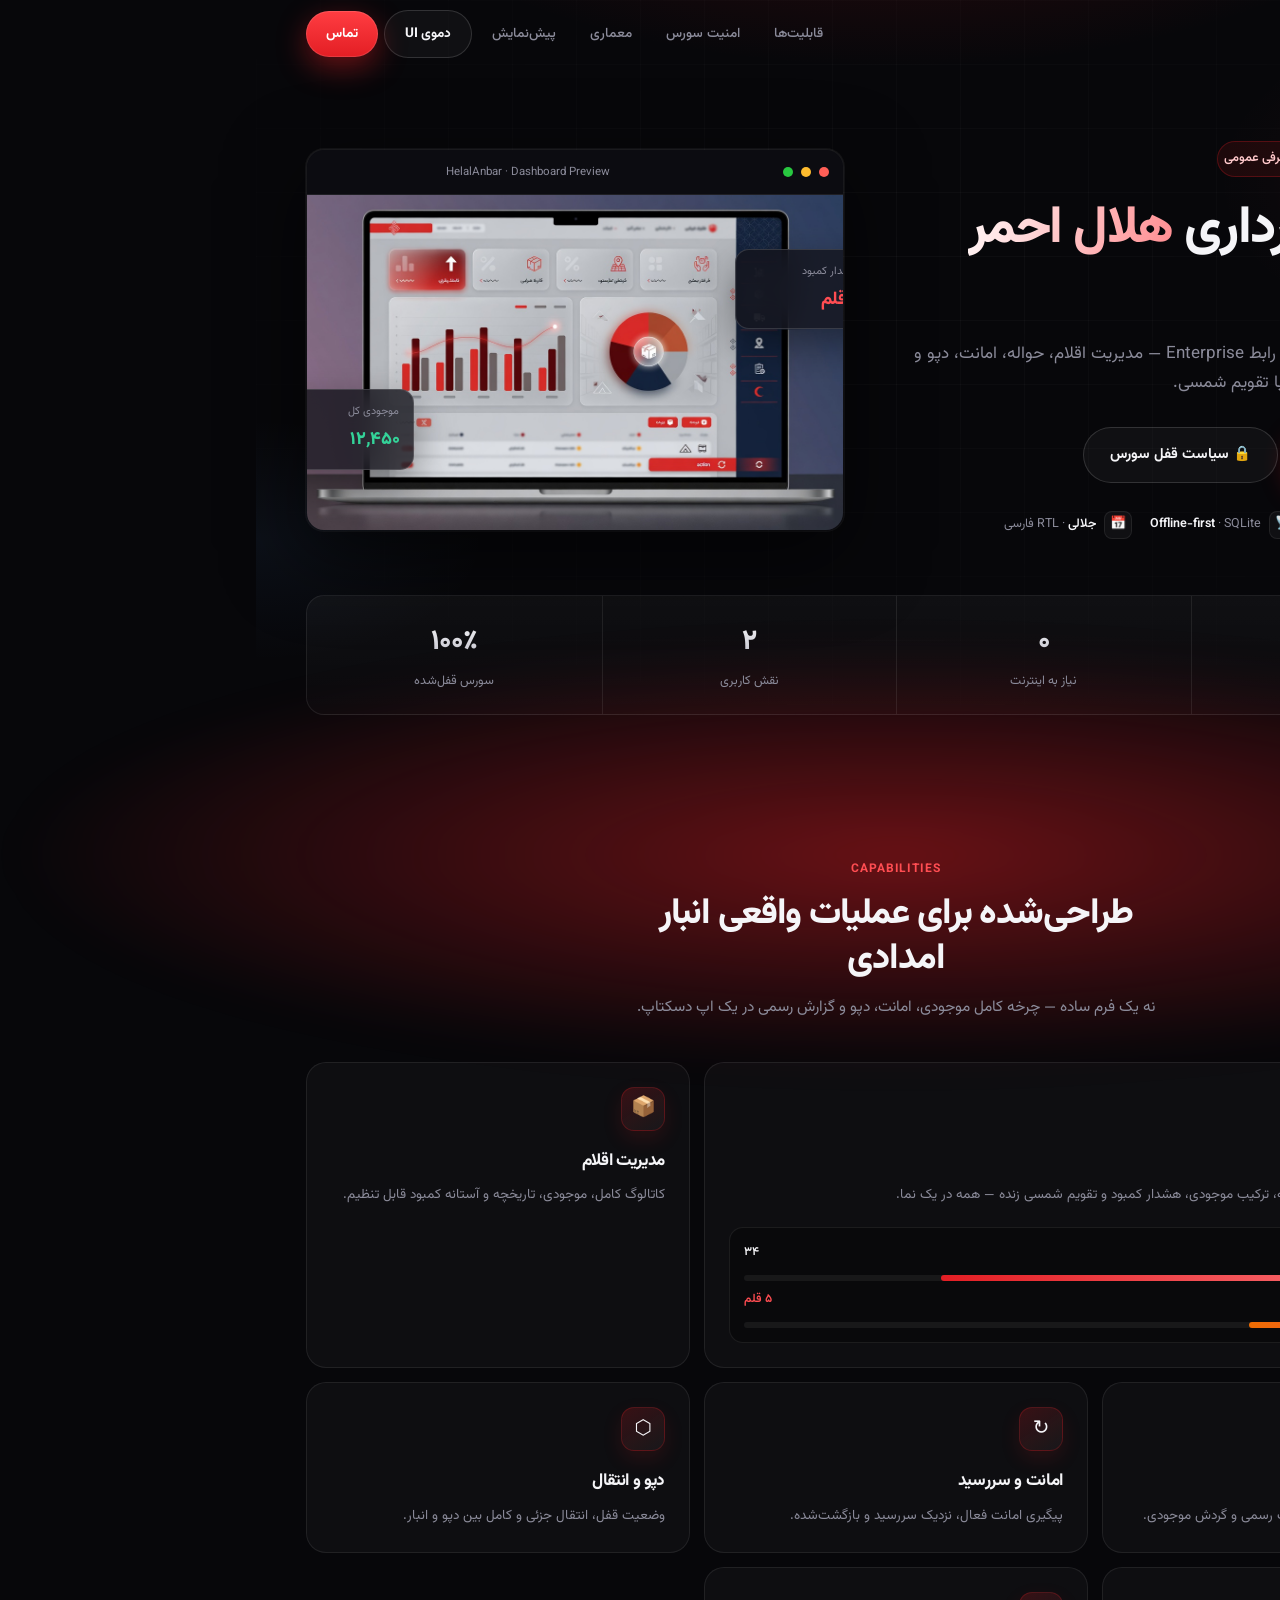
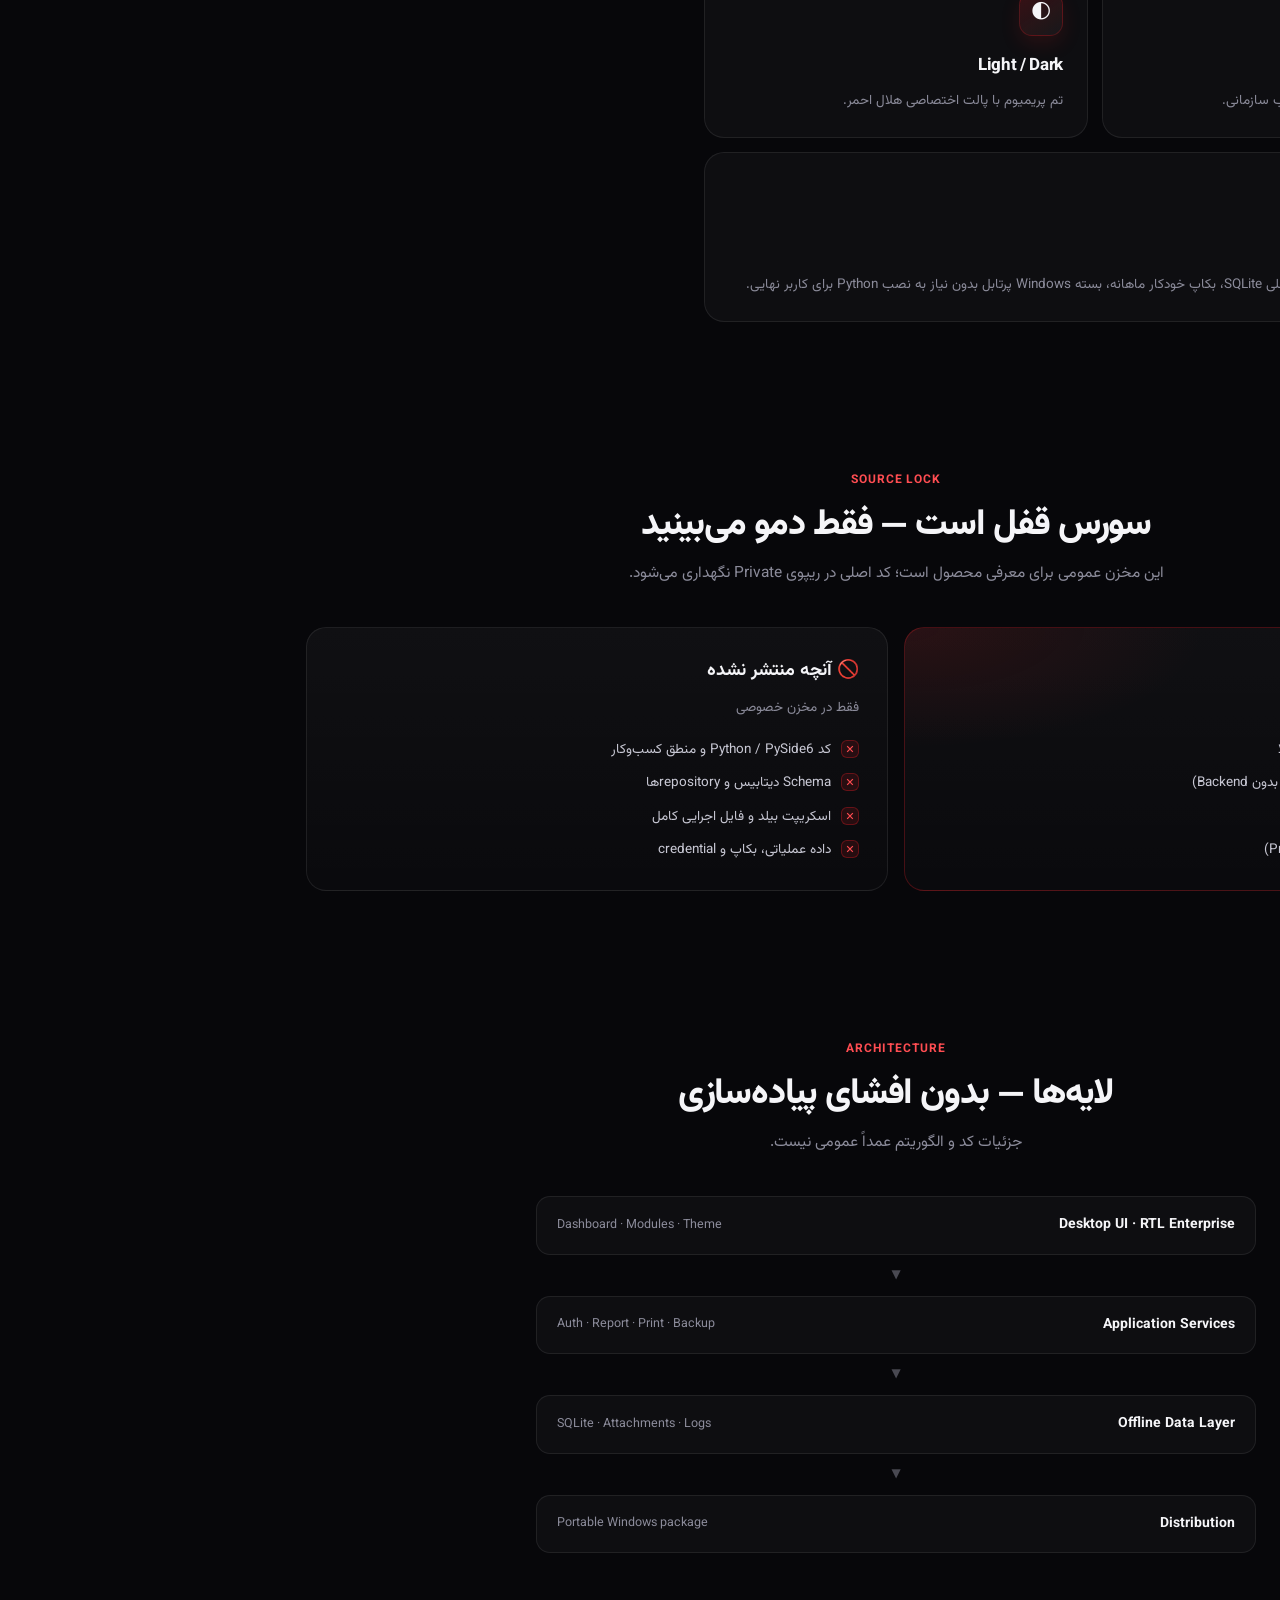
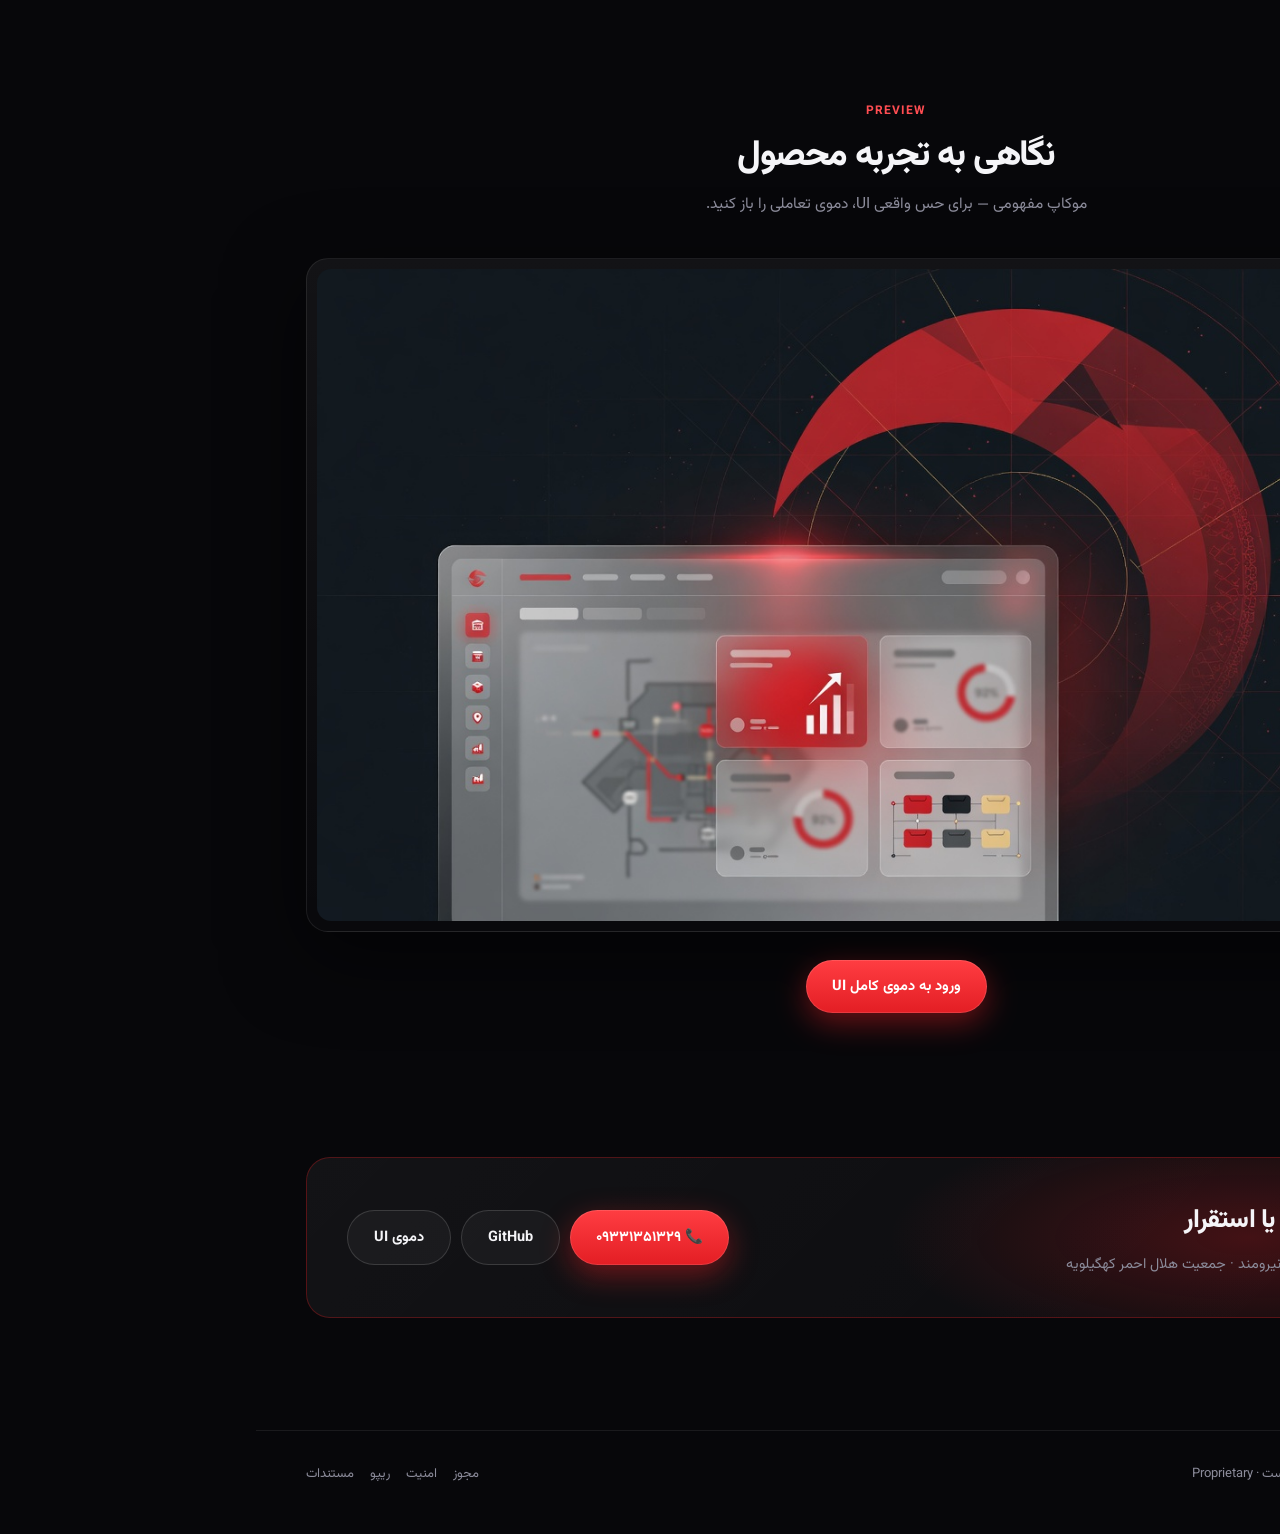
<file: index.html>
<!DOCTYPE html>
<html lang="fa" dir="rtl">
<head>
  <meta charset="UTF-8" />
  <meta name="viewport" content="width=device-width, initial-scale=1" />
  <title>هلال‌انبار | سامانه انبارداری هلال احمر کهگیلویه</title>
  <meta name="description" content="نرم‌افزار دسکتاپ Enterprise برای مدیریت انبار امدادی — آفلاین، تقویم شمسی، گزارش PDF/Excel. سورس خصوصی؛ فقط دمو عمومی." />
  <meta name="theme-color" content="#07070a" />
  <meta property="og:title" content="هلال‌انبار — سامانه انبارداری هلال احمر" />
  <meta property="og:description" content="مدیریت حرفه‌ای انبار امدادی · دسکتاپ آفلاین · دموی UI" />
  <meta property="og:image" content="assets/banner.jpg" />
  <meta property="og:type" content="website" />
  <link rel="icon" href="data:image/svg+xml,<svg xmlns='http://www.w3.org/2000/svg' viewBox='0 0 32 32'><rect width='32' height='32' rx='8' fill='%23E31E24'/><text x='16' y='22' text-anchor='middle' fill='white' font-size='16'>✚</text></svg>" />
  <link rel="preconnect" href="https://fonts.googleapis.com" />
  <link rel="preconnect" href="https://fonts.gstatic.com" crossorigin />
  <link href="https://fonts.googleapis.com/css2?family=Vazirmatn:wght@400;500;600;700;800&display=swap" rel="stylesheet" />
  <link rel="stylesheet" href="assets/site.css" />
</head>
<body>
  <div class="bg-mesh" aria-hidden="true"></div>
  <div class="bg-grid" aria-hidden="true"></div>

  <header class="nav" id="nav">
    <div class="wrap nav-inner">
      <a href="#" class="logo">
        <div class="logo-mark">✚</div>
        هلال‌انبار
        <span>Enterprise</span>
      </a>
      <nav class="nav-links" aria-label="منوی اصلی">
        <a href="#features">قابلیت‌ها</a>
        <a href="#security">امنیت سورس</a>
        <a href="#architecture">معماری</a>
        <a href="#preview">پیش‌نمایش</a>
        <a class="btn btn-ghost" href="demo/">دموی UI</a>
        <a class="btn btn-primary" href="#contact">تماس</a>
      </nav>
    </div>
  </header>

  <main>
    <!-- Hero -->
    <section class="hero">
      <div class="wrap hero-grid">
        <div class="reveal">
          <div class="pill">
            <span class="pill-dot"><i></i></span>
            سورس خصوصی · فقط دمو و معرفی عمومی
          </div>
          <h1>
            سامانه انبارداری
            <span class="grad">هلال احمر کهگیلویه</span>
          </h1>
          <p class="lead">
            نرم‌افزار دسکتاپ <strong style="color:#fff;font-weight:600">کاملاً آفلاین</strong> با رابط Enterprise —
            مدیریت اقلام، حواله، امانت، دپو و گزارش‌های رسمی PDF/Excel با تقویم شمسی.
          </p>
          <div class="cta">
            <a class="btn btn-primary btn-lg" href="demo/">▶ مشاهده دموی تعاملی</a>
            <a class="btn btn-ghost btn-lg" href="#security">🔒 سیاست قفل سورس</a>
          </div>
          <div class="trust-row">
            <div class="trust-item"><span class="ico">🖥</span><span><strong>Desktop</strong> · Windows پرتابل</span></div>
            <div class="trust-item"><span class="ico">📡</span><span><strong>Offline-first</strong> · SQLite</span></div>
            <div class="trust-item"><span class="ico">📅</span><span><strong>جلالی</strong> · RTL فارسی</span></div>
          </div>
        </div>

        <div class="reveal" style="transition-delay:0.12s">
          <div class="device-glow"></div>
          <div class="device">
            <div class="device-inner">
              <div class="device-bar">
                <span class="dot r"></span>
                <span class="dot y"></span>
                <span class="dot g"></span>
                <span class="title">HelalAnbar · Dashboard Preview</span>
              </div>
              <div class="device-screen">
                <img src="assets/dashboard-mockup.jpg" alt="پیش‌نمایش داشبورد سامانه" />
                <div class="float-card a">
                  <div class="label">موجودی کل</div>
                  <div class="val up">۱۲٬۴۵۰</div>
                </div>
                <div class="float-card b">
                  <div class="label">هشدار کمبود</div>
                  <div class="val hot">۵ قلم</div>
                </div>
              </div>
            </div>
          </div>
        </div>
      </div>

      <div class="wrap">
        <div class="stats-bar reveal">
          <div class="stat-cell"><div class="n">۱۰+</div><div class="l">ماژول عملیاتی</div></div>
          <div class="stat-cell"><div class="n">۰</div><div class="l">نیاز به اینترنت</div></div>
          <div class="stat-cell"><div class="n">۲</div><div class="l">نقش کاربری</div></div>
          <div class="stat-cell"><div class="n">۱۰۰٪</div><div class="l">سورس قفل‌شده</div></div>
        </div>
      </div>
    </section>

    <!-- Features bento -->
    <section id="features">
      <div class="wrap">
        <div class="sec-head reveal">
          <div class="sec-kicker">Capabilities</div>
          <h2>طراحی‌شده برای عملیات واقعی انبار امدادی</h2>
          <p>نه یک فرم ساده — چرخه کامل موجودی، امانت، دپو و گزارش رسمی در یک اپ دسکتاپ.</p>
        </div>

        <div class="bento">
          <article class="bento-card wide reveal">
            <div class="shine"></div>
            <div class="bento-ico">📊</div>
            <h3>داشبورد هوشمند</h3>
            <p>کارت‌های آمار، نمودار حواله ماهانه، ترکیب موجودی، هشدار کمبود و تقویم شمسی زنده — همه در یک نما.</p>
            <div class="mini-ui">
              <div class="mini-row"><span>حواله این ماه</span><strong>۳۴</strong></div>
              <div class="bar-track"><div class="bar-fill" style="width:72%"></div></div>
              <div class="mini-row"><span>موجودی بحرانی</span><strong style="color:#ff4d52">۵ قلم</strong></div>
              <div class="bar-track"><div class="bar-fill" style="width:28%;background:linear-gradient(90deg,#ed6c02,#ff4d52)"></div></div>
            </div>
          </article>

          <article class="bento-card reveal">
            <div class="shine"></div>
            <div class="bento-ico">📦</div>
            <h3>مدیریت اقلام</h3>
            <p>کاتالوگ کامل، موجودی، تاریخچه و آستانه کمبود قابل تنظیم.</p>
          </article>

          <article class="bento-card reveal">
            <div class="shine"></div>
            <div class="bento-ico">⬆⬇</div>
            <h3>ورود و حواله</h3>
            <p>ثبت ورودی/خروج با پیوست، چاپ رسمی و گردش موجودی.</p>
          </article>

          <article class="bento-card reveal">
            <div class="shine"></div>
            <div class="bento-ico">↻</div>
            <h3>امانت و سررسید</h3>
            <p>پیگیری امانت فعال، نزدیک سررسید و بازگشت‌شده.</p>
          </article>

          <article class="bento-card reveal">
            <div class="shine"></div>
            <div class="bento-ico">⬡</div>
            <h3>دپو و انتقال</h3>
            <p>وضعیت قفل، انتقال جزئی و کامل بین دپو و انبار.</p>
          </article>

          <article class="bento-card reveal">
            <div class="shine"></div>
            <div class="bento-ico">📄</div>
            <h3>Excel / PDF</h3>
            <p>خروجی فارسی RTL با فونت و قالب سازمانی.</p>
          </article>

          <article class="bento-card reveal">
            <div class="shine"></div>
            <div class="bento-ico">🌓</div>
            <h3>Light / Dark</h3>
            <p>تم پریمیوم با پالت اختصاصی هلال احمر.</p>
          </article>

          <article class="bento-card wide reveal">
            <div class="shine"></div>
            <div class="bento-ico">💾</div>
            <h3>آفلاین · بکاپ · استقرار پرتابل</h3>
            <p>
              بدون سرور و اینترنت. دیتابیس محلی SQLite، بکاپ خودکار ماهانه،
              بسته Windows پرتابل بدون نیاز به نصب Python برای کاربر نهایی.
            </p>
          </article>
        </div>
      </div>
    </section>

    <!-- Security -->
    <section id="security">
      <div class="wrap">
        <div class="sec-head reveal">
          <div class="sec-kicker">Source Lock</div>
          <h2>سورس قفل است — فقط دمو می‌بینید</h2>
          <p>این مخزن عمومی برای معرفی محصول است؛ کد اصلی در ریپوی Private نگهداری می‌شود.</p>
        </div>
        <div class="split">
          <div class="panel locked reveal">
            <h3>🔒 آنچه عمومی است</h3>
            <p class="sub">قابل مشاهده برای همه</p>
            <ul class="checklist">
              <li>لندینگ و مستندات سطح‌بالا</li>
              <li>دموی تعاملی UI (HTML — بدون Backend)</li>
              <li>موکاپ و بنر محصول</li>
              <li>مجوز اختصاصی (Proprietary)</li>
            </ul>
          </div>
          <div class="panel reveal">
            <h3>🚫 آنچه منتشر نشده</h3>
            <p class="sub">فقط در مخزن خصوصی</p>
            <ul class="checklist no">
              <li>کد Python / PySide6 و منطق کسب‌وکار</li>
              <li>Schema دیتابیس و repositoryها</li>
              <li>اسکریپت بیلد و فایل اجرایی کامل</li>
              <li>داده عملیاتی، بکاپ و credential</li>
            </ul>
          </div>
        </div>
      </div>
    </section>

    <!-- Architecture -->
    <section id="architecture">
      <div class="wrap">
        <div class="sec-head reveal">
          <div class="sec-kicker">Architecture</div>
          <h2>لایه‌ها — بدون افشای پیاده‌سازی</h2>
          <p>جزئیات کد و الگوریتم عمداً عمومی نیست.</p>
        </div>
        <div class="arch reveal">
          <div class="arch-layer">
            <strong>Desktop UI · RTL Enterprise</strong>
            <span>Dashboard · Modules · Theme</span>
          </div>
          <div class="arch-arrow">▼</div>
          <div class="arch-layer">
            <strong>Application Services</strong>
            <span>Auth · Report · Print · Backup</span>
          </div>
          <div class="arch-arrow">▼</div>
          <div class="arch-layer">
            <strong>Offline Data Layer</strong>
            <span>SQLite · Attachments · Logs</span>
          </div>
          <div class="arch-arrow">▼</div>
          <div class="arch-layer">
            <strong>Distribution</strong>
            <span>Portable Windows package</span>
          </div>
        </div>
      </div>
    </section>

    <!-- Preview -->
    <section id="preview">
      <div class="wrap">
        <div class="sec-head reveal">
          <div class="sec-kicker">Preview</div>
          <h2>نگاهی به تجربه محصول</h2>
          <p>موکاپ مفهومی — برای حس واقعی UI، دموی تعاملی را باز کنید.</p>
        </div>
        <div class="showcase-frame reveal">
          <img src="assets/banner.jpg" alt="بنر محصول هلال‌انبار" />
        </div>
        <div style="text-align:center;margin-top:28px" class="reveal">
          <a class="btn btn-primary btn-lg" href="demo/">ورود به دموی کامل UI</a>
        </div>
      </div>
    </section>

    <!-- Contact -->
    <section id="contact">
      <div class="wrap">
        <div class="cta-band reveal">
          <div>
            <h2>درخواست نسخه یا استقرار</h2>
            <p>توسعه‌دهنده: امدادگر عسکر نیرومند · جمعیت هلال احمر کهگیلویه</p>
          </div>
          <div class="cta-actions">
            <a class="btn btn-primary btn-lg" href="tel:09331351329">📞 ۰۹۳۳۱۳۵۱۳۲۹</a>
            <a class="btn btn-ghost btn-lg" href="https://github.com/askarniroomand" target="_blank" rel="noopener">GitHub</a>
            <a class="btn btn-ghost btn-lg" href="demo/">دموی UI</a>
          </div>
        </div>
      </div>
    </section>
  </main>

  <footer>
    <div class="wrap footer-inner">
      <div>© ۱۴۰۵ هلال‌انبار · تمامی حقوق محفوظ است · Proprietary</div>
      <div class="footer-links">
        <a href="LICENSE">مجوز</a>
        <a href="SECURITY.md">امنیت</a>
        <a href="https://github.com/askarniroomand/helal-anbar-showcase">ریپو</a>
        <a href="docs/PRODUCT.md">مستندات</a>
      </div>
    </div>
  </footer>

  <script src="assets/site.js"></script>
</body>
</html>
</file>
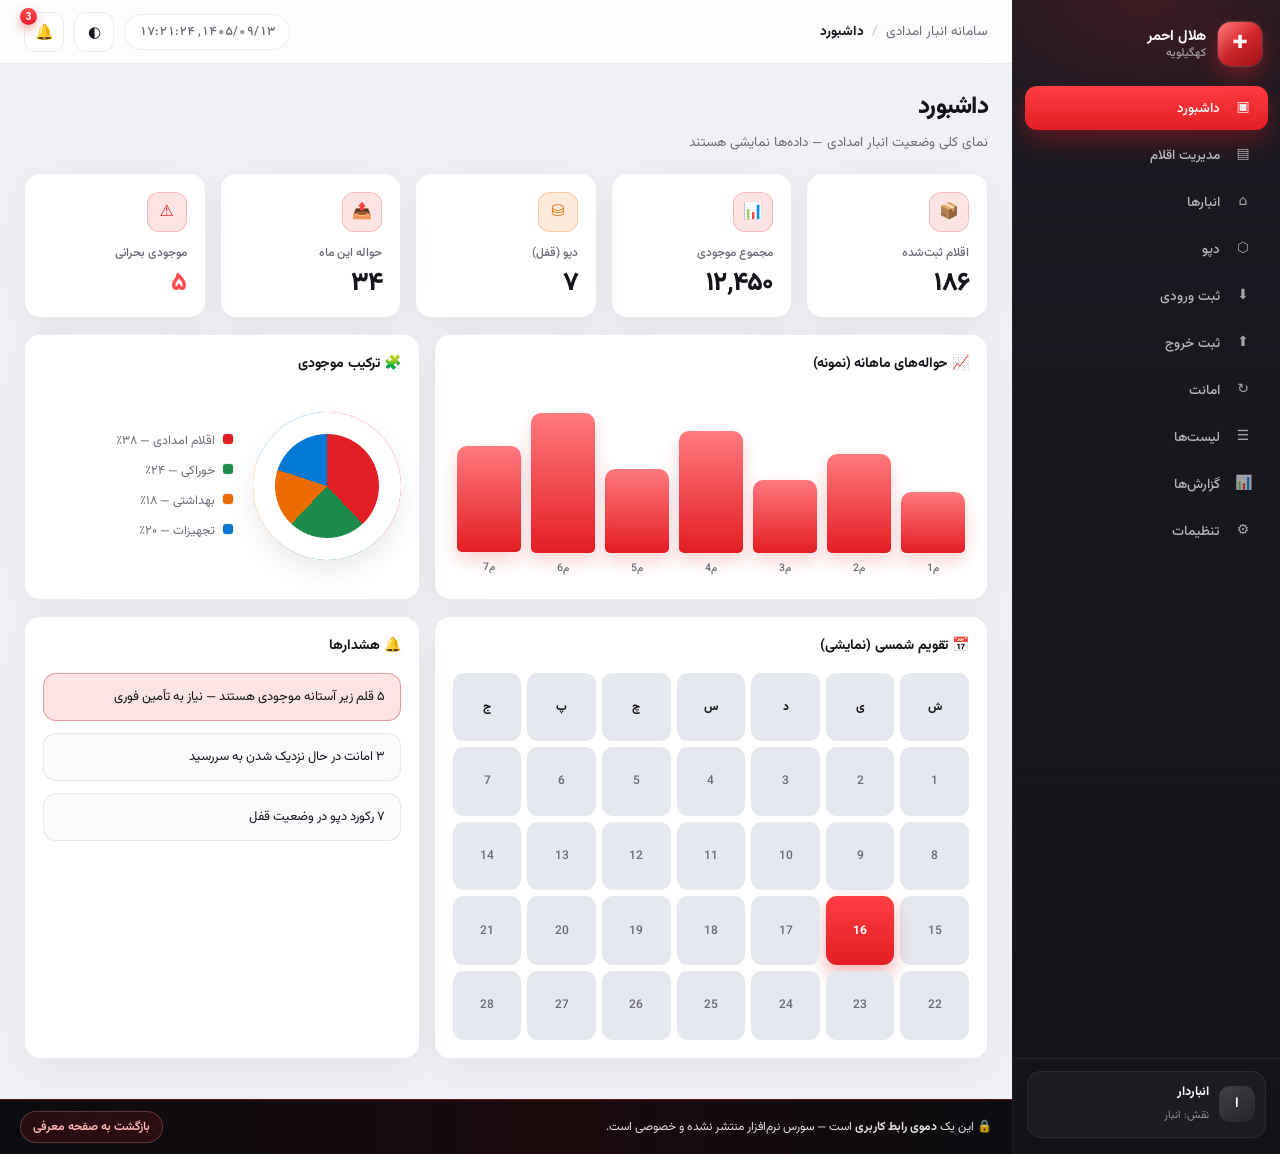
<file: demo/index.html>
<!DOCTYPE html>
<html lang="fa" dir="rtl">
<head>
  <meta charset="UTF-8" />
  <meta name="viewport" content="width=device-width, initial-scale=1" />
  <title>دمو تعاملی | سامانه انبارداری هلال احمر</title>
  <meta name="description" content="نمایش تعاملی رابط کاربری سامانه مدیریت انبار امدادی — بدون دسترسی به سورس کد" />
  <link rel="preconnect" href="https://fonts.googleapis.com" />
  <link rel="preconnect" href="https://fonts.gstatic.com" crossorigin />
  <link href="https://fonts.googleapis.com/css2?family=Vazirmatn:wght@400;500;600;700;800&display=swap" rel="stylesheet" />
  <link rel="stylesheet" href="styles.css" />
</head>
<body>
  <div class="app" id="app">
    <!-- Sidebar -->
    <aside class="sidebar" id="sidebar">
      <div class="brand">
        <div class="brand-logo" aria-hidden="true">✚</div>
        <div class="brand-text">
          <strong>هلال احمر</strong>
          <span>کهگیلویه</span>
        </div>
      </div>
      <nav class="nav" id="nav">
        <button class="nav-item active" data-page="dashboard"><span class="ico">▣</span><span>داشبورد</span></button>
        <button class="nav-item" data-page="items"><span class="ico">▤</span><span>مدیریت اقلام</span></button>
        <button class="nav-item" data-page="warehouses"><span class="ico">⌂</span><span>انبارها</span></button>
        <button class="nav-item" data-page="depot"><span class="ico">⬡</span><span>دپو</span></button>
        <button class="nav-item" data-page="entry"><span class="ico">⬇</span><span>ثبت ورودی</span></button>
        <button class="nav-item" data-page="dispatch"><span class="ico">⬆</span><span>ثبت خروج</span></button>
        <button class="nav-item" data-page="loans"><span class="ico">↻</span><span>امانت</span></button>
        <button class="nav-item" data-page="lists"><span class="ico">☰</span><span>لیست‌ها</span></button>
        <button class="nav-item" data-page="reports"><span class="ico">📊</span><span>گزارش‌ها</span></button>
        <button class="nav-item" data-page="settings"><span class="ico">⚙</span><span>تنظیمات</span></button>
      </nav>
      <div class="sidebar-foot">
        <div class="user-chip">
          <div class="avatar">ا</div>
          <div>
            <strong>انباردار</strong>
            <span>نقش: انبار</span>
          </div>
        </div>
      </div>
    </aside>

    <!-- Main -->
    <main class="main">
      <header class="topbar">
        <div class="crumbs">
          <span class="muted">سامانه انبار امدادی</span>
          <span class="sep">/</span>
          <strong id="crumb">داشبورد</strong>
        </div>
        <div class="top-actions">
          <div class="clock" id="clock">—</div>
          <button class="icon-btn" id="themeToggle" title="تم روشن/تیره">◐</button>
          <button class="icon-btn bell" title="اعلان‌ها">🔔<span class="badge">3</span></button>
        </div>
      </header>

      <div class="content" id="content">
        <!-- pages injected by JS -->
      </div>

      <footer class="demo-banner">
        <span>🔒 این یک <strong>دموی رابط کاربری</strong> است — سورس نرم‌افزار منتشر نشده و خصوصی است.</span>
        <a href="../index.html">بازگشت به صفحه معرفی</a>
      </footer>
    </main>
  </div>

  <div class="toast" id="toast" hidden role="status" aria-live="polite">نمونه اعلان — فقط نمایشی</div>
  <script src="app.js"></script>
</body>
</html>
</file>
<file: assets/site.css>
/* Helal Anbar — Premium showcase */
:root {
  --red: #e31e24;
  --red-2: #ff4d52;
  --red-glow: rgba(227, 30, 36, 0.45);
  --bg: #07070a;
  --bg-elev: #0e0e13;
  --card: rgba(255, 255, 255, 0.03);
  --card-solid: #12121a;
  --text: #f5f5f8;
  --muted: #8b8b9a;
  --line: rgba(255, 255, 255, 0.08);
  --line-strong: rgba(255, 255, 255, 0.14);
  --success: #34d399;
  --warn: #fbbf24;
  --info: #60a5fa;
  --radius: 20px;
  --radius-sm: 12px;
  --font: "Vazirmatn", system-ui, -apple-system, sans-serif;
  --shadow: 0 24px 80px rgba(0, 0, 0, 0.55);
  --max: 1180px;
}

*, *::before, *::after { box-sizing: border-box; }
html { scroll-behavior: smooth; }
body {
  margin: 0;
  font-family: var(--font);
  background: var(--bg);
  color: var(--text);
  line-height: 1.75;
  overflow-x: hidden;
  -webkit-font-smoothing: antialiased;
}

a { color: inherit; text-decoration: none; }
img { max-width: 100%; display: block; }
button { font-family: inherit; }

.wrap {
  width: min(var(--max), calc(100% - 40px));
  margin-inline: auto;
}

/* Ambient background */
.bg-mesh {
  position: fixed;
  inset: 0;
  z-index: -2;
  background:
    radial-gradient(ellipse 80% 50% at 50% -20%, rgba(227, 30, 36, 0.22), transparent 55%),
    radial-gradient(ellipse 50% 40% at 100% 20%, rgba(255, 77, 82, 0.08), transparent 50%),
    radial-gradient(ellipse 40% 30% at 0% 60%, rgba(96, 165, 250, 0.06), transparent 45%),
    var(--bg);
}
.bg-grid {
  position: fixed;
  inset: 0;
  z-index: -1;
  background-image:
    linear-gradient(rgba(255,255,255,0.03) 1px, transparent 1px),
    linear-gradient(90deg, rgba(255,255,255,0.03) 1px, transparent 1px);
  background-size: 64px 64px;
  mask-image: radial-gradient(ellipse 70% 60% at 50% 30%, black, transparent);
  pointer-events: none;
}

/* Nav */
.nav {
  position: sticky;
  top: 0;
  z-index: 100;
  border-bottom: 1px solid transparent;
  transition: border-color 0.3s, background 0.3s, backdrop-filter 0.3s;
}
.nav.scrolled {
  background: rgba(7, 7, 10, 0.72);
  backdrop-filter: blur(20px) saturate(1.4);
  border-bottom-color: var(--line);
}
.nav-inner {
  display: flex;
  align-items: center;
  justify-content: space-between;
  height: 68px;
  gap: 16px;
}
.logo {
  display: flex;
  align-items: center;
  gap: 12px;
  font-weight: 800;
  font-size: 15px;
  letter-spacing: -0.02em;
}
.logo-mark {
  width: 36px;
  height: 36px;
  border-radius: 11px;
  background: linear-gradient(145deg, #ff3b40 0%, #b01016 100%);
  display: grid;
  place-items: center;
  box-shadow: 0 0 0 1px rgba(255,255,255,0.12), 0 8px 24px var(--red-glow);
  font-size: 15px;
  position: relative;
  overflow: hidden;
}
.logo-mark::after {
  content: "";
  position: absolute;
  inset: 0;
  background: linear-gradient(135deg, rgba(255,255,255,0.28), transparent 50%);
}
.logo span { opacity: 0.55; font-weight: 500; font-size: 13px; margin-right: 2px; }

.nav-links {
  display: flex;
  align-items: center;
  gap: 6px;
}
.nav-links a:not(.btn) {
  padding: 8px 14px;
  border-radius: 999px;
  font-size: 13.5px;
  font-weight: 500;
  color: var(--muted);
  transition: color 0.2s, background 0.2s;
}
.nav-links a:not(.btn):hover {
  color: var(--text);
  background: rgba(255,255,255,0.05);
}

/* Buttons */
.btn {
  display: inline-flex;
  align-items: center;
  justify-content: center;
  gap: 8px;
  padding: 11px 20px;
  border-radius: 999px;
  font-weight: 700;
  font-size: 13.5px;
  border: 0;
  cursor: pointer;
  transition: transform 0.2s, box-shadow 0.2s, background 0.2s, border-color 0.2s;
  white-space: nowrap;
}
.btn:active { transform: scale(0.98); }
.btn-primary {
  background: linear-gradient(180deg, #ff3d42 0%, var(--red) 100%);
  color: #fff;
  box-shadow:
    0 0 0 1px rgba(255,255,255,0.12) inset,
    0 10px 30px var(--red-glow);
}
.btn-primary:hover {
  box-shadow:
    0 0 0 1px rgba(255,255,255,0.18) inset,
    0 14px 40px rgba(227, 30, 36, 0.55);
  transform: translateY(-1px);
}
.btn-ghost {
  background: rgba(255,255,255,0.04);
  color: var(--text);
  border: 1px solid var(--line-strong);
}
.btn-ghost:hover {
  background: rgba(255,255,255,0.08);
  border-color: rgba(255,255,255,0.22);
}
.btn-lg { padding: 14px 26px; font-size: 14.5px; }

/* Hero */
.hero {
  padding: 72px 0 48px;
  position: relative;
}
.hero-grid {
  display: grid;
  grid-template-columns: 1.05fr 0.95fr;
  gap: 48px;
  align-items: center;
}
.pill {
  display: inline-flex;
  align-items: center;
  gap: 10px;
  padding: 6px 12px 6px 6px;
  border-radius: 999px;
  font-size: 12.5px;
  font-weight: 600;
  color: #ffc9cb;
  background: rgba(227, 30, 36, 0.1);
  border: 1px solid rgba(227, 30, 36, 0.28);
  margin-bottom: 22px;
}
.pill-dot {
  width: 22px;
  height: 22px;
  border-radius: 999px;
  background: rgba(227, 30, 36, 0.25);
  display: grid;
  place-items: center;
  font-size: 10px;
}
.pill-dot i {
  width: 7px;
  height: 7px;
  border-radius: 50%;
  background: var(--red-2);
  box-shadow: 0 0 10px var(--red-2);
  animation: pulse 2s ease infinite;
}
@keyframes pulse {
  0%, 100% { opacity: 1; transform: scale(1); }
  50% { opacity: 0.5; transform: scale(0.85); }
}

.hero h1 {
  margin: 0 0 18px;
  font-size: clamp(32px, 4.6vw, 52px);
  line-height: 1.18;
  font-weight: 800;
  letter-spacing: -0.03em;
}
.hero h1 .grad {
  background: linear-gradient(105deg, #fff 0%, #fff 40%, #ff8a8e 100%);
  -webkit-background-clip: text;
  background-clip: text;
  color: transparent;
}
.lead {
  margin: 0 0 28px;
  color: var(--muted);
  font-size: 17px;
  max-width: 34em;
  font-weight: 400;
}
.cta {
  display: flex;
  flex-wrap: wrap;
  gap: 12px;
  margin-bottom: 28px;
}
.trust-row {
  display: flex;
  flex-wrap: wrap;
  gap: 18px;
  align-items: center;
}
.trust-item {
  display: flex;
  align-items: center;
  gap: 8px;
  font-size: 12.5px;
  color: var(--muted);
}
.trust-item strong { color: var(--text); font-weight: 600; }
.trust-item .ico {
  width: 28px;
  height: 28px;
  border-radius: 8px;
  background: rgba(255,255,255,0.04);
  border: 1px solid var(--line);
  display: grid;
  place-items: center;
  font-size: 13px;
}

/* Hero visual — mac window chrome */
.device {
  position: relative;
  border-radius: 18px;
  background: linear-gradient(180deg, rgba(255,255,255,0.08), rgba(255,255,255,0.02));
  padding: 1px;
  box-shadow: var(--shadow), 0 0 0 1px rgba(255,255,255,0.06);
}
.device-inner {
  border-radius: 17px;
  overflow: hidden;
  background: var(--card-solid);
}
.device-bar {
  display: flex;
  align-items: center;
  gap: 8px;
  padding: 12px 14px;
  background: rgba(0,0,0,0.35);
  border-bottom: 1px solid var(--line);
}
.device-bar .dot {
  width: 10px;
  height: 10px;
  border-radius: 50%;
}
.device-bar .dot.r { background: #ff5f57; }
.device-bar .dot.y { background: #febc2e; }
.device-bar .dot.g { background: #28c840; }
.device-bar .title {
  flex: 1;
  text-align: center;
  font-size: 11.5px;
  color: var(--muted);
  margin-left: -40px;
}
.device-screen {
  position: relative;
  aspect-ratio: 16 / 10;
  overflow: hidden;
}
.device-screen img {
  width: 100%;
  height: 100%;
  object-fit: cover;
  transform: scale(1.02);
}
.device-glow {
  position: absolute;
  inset: auto -20% -40% -20%;
  height: 60%;
  background: radial-gradient(ellipse at center, var(--red-glow), transparent 70%);
  pointer-events: none;
  z-index: -1;
  filter: blur(20px);
}
.float-card {
  position: absolute;
  backdrop-filter: blur(16px);
  background: rgba(18, 18, 26, 0.78);
  border: 1px solid var(--line-strong);
  border-radius: 14px;
  padding: 12px 14px;
  box-shadow: 0 16px 40px rgba(0,0,0,0.4);
  animation: float 6s ease-in-out infinite;
}
.float-card.a { bottom: 18%; left: -8%; min-width: 150px; animation-delay: 0s; }
.float-card.b { top: 16%; right: -6%; min-width: 140px; animation-delay: 1.2s; }
@keyframes float {
  0%, 100% { transform: translateY(0); }
  50% { transform: translateY(-8px); }
}
.float-card .label { font-size: 11px; color: var(--muted); margin-bottom: 4px; }
.float-card .val { font-size: 18px; font-weight: 800; letter-spacing: -0.02em; }
.float-card .val.up { color: var(--success); }
.float-card .val.hot { color: var(--red-2); }

/* Marquee stats */
.stats-bar {
  margin: 56px 0 20px;
  border-radius: 18px;
  border: 1px solid var(--line);
  background: linear-gradient(180deg, rgba(255,255,255,0.04), rgba(255,255,255,0.015));
  display: grid;
  grid-template-columns: repeat(4, 1fr);
  overflow: hidden;
}
.stat-cell {
  padding: 22px 20px;
  text-align: center;
  border-left: 1px solid var(--line);
}
.stat-cell:last-child { border-left: 0; }
.stat-cell .n {
  font-size: 28px;
  font-weight: 800;
  letter-spacing: -0.03em;
  margin-bottom: 4px;
  background: linear-gradient(180deg, #fff, #b0b0be);
  -webkit-background-clip: text;
  background-clip: text;
  color: transparent;
}
.stat-cell .l { font-size: 12.5px; color: var(--muted); }

/* Sections */
section { padding: 72px 0; }
.sec-head {
  text-align: center;
  max-width: 560px;
  margin: 0 auto 40px;
}
.sec-kicker {
  display: inline-block;
  font-size: 12px;
  font-weight: 700;
  letter-spacing: 0.08em;
  text-transform: uppercase;
  color: var(--red-2);
  margin-bottom: 12px;
}
.sec-head h2 {
  margin: 0 0 12px;
  font-size: clamp(24px, 3vw, 36px);
  font-weight: 800;
  letter-spacing: -0.03em;
  line-height: 1.25;
}
.sec-head p {
  margin: 0;
  color: var(--muted);
  font-size: 15.5px;
}

/* Bento features */
.bento {
  display: grid;
  grid-template-columns: repeat(12, 1fr);
  gap: 14px;
}
.bento-card {
  grid-column: span 4;
  border-radius: var(--radius);
  border: 1px solid var(--line);
  background: var(--card);
  padding: 24px;
  position: relative;
  overflow: hidden;
  transition: border-color 0.25s, transform 0.25s, background 0.25s;
}
.bento-card:hover {
  border-color: rgba(227, 30, 36, 0.35);
  background: rgba(255,255,255,0.045);
  transform: translateY(-3px);
}
.bento-card.wide { grid-column: span 8; }
.bento-card.tall { grid-column: span 4; min-height: 280px; }
.bento-card .shine {
  position: absolute;
  inset: 0;
  background: radial-gradient(600px 200px at 100% 0%, rgba(227,30,36,0.12), transparent 55%);
  pointer-events: none;
  opacity: 0;
  transition: opacity 0.3s;
}
.bento-card:hover .shine { opacity: 1; }
.bento-ico {
  width: 44px;
  height: 44px;
  border-radius: 13px;
  display: grid;
  place-items: center;
  font-size: 20px;
  margin-bottom: 16px;
  background: linear-gradient(145deg, rgba(227,30,36,0.2), rgba(255,255,255,0.04));
  border: 1px solid rgba(227,30,36,0.25);
  box-shadow: 0 8px 20px rgba(227,30,36,0.12);
}
.bento-card h3 {
  margin: 0 0 8px;
  font-size: 17px;
  font-weight: 750;
  letter-spacing: -0.02em;
}
.bento-card p {
  margin: 0;
  color: var(--muted);
  font-size: 13.5px;
  line-height: 1.7;
}
.mini-ui {
  margin-top: 20px;
  border-radius: 14px;
  border: 1px solid var(--line);
  background: rgba(0,0,0,0.35);
  padding: 14px;
  display: grid;
  gap: 8px;
}
.mini-row {
  display: flex;
  justify-content: space-between;
  align-items: center;
  font-size: 12px;
  color: var(--muted);
}
.mini-row strong { color: var(--text); font-weight: 600; }
.bar-track {
  height: 6px;
  border-radius: 999px;
  background: rgba(255,255,255,0.06);
  overflow: hidden;
  margin-top: 4px;
}
.bar-fill {
  height: 100%;
  border-radius: inherit;
  background: linear-gradient(90deg, var(--red), #ff7a7e);
}

/* Security split */
.split {
  display: grid;
  grid-template-columns: 1fr 1fr;
  gap: 16px;
}
.panel {
  border-radius: var(--radius);
  border: 1px solid var(--line);
  background: linear-gradient(180deg, rgba(255,255,255,0.04), rgba(255,255,255,0.015));
  padding: 28px;
  position: relative;
  overflow: hidden;
}
.panel.locked {
  border-color: rgba(227, 30, 36, 0.28);
  background:
    radial-gradient(500px 200px at 0% 0%, rgba(227,30,36,0.12), transparent 60%),
    linear-gradient(180deg, rgba(255,255,255,0.04), rgba(255,255,255,0.015));
}
.panel h3 {
  margin: 0 0 8px;
  font-size: 18px;
  display: flex;
  align-items: center;
  gap: 10px;
}
.panel .sub {
  color: var(--muted);
  font-size: 13.5px;
  margin: 0 0 18px;
}
.checklist {
  list-style: none;
  margin: 0;
  padding: 0;
  display: grid;
  gap: 10px;
}
.checklist li {
  display: flex;
  gap: 10px;
  align-items: flex-start;
  font-size: 13.5px;
  color: #c8c8d4;
}
.checklist li::before {
  content: "";
  width: 18px;
  height: 18px;
  flex-shrink: 0;
  margin-top: 2px;
  border-radius: 6px;
  background: rgba(52, 211, 153, 0.12);
  border: 1px solid rgba(52, 211, 153, 0.35);
  background-image: url("data:image/svg+xml,%3Csvg xmlns='http://www.w3.org/2000/svg' viewBox='0 0 16 16' fill='%2334d399'%3E%3Cpath d='M6.5 11.2 3.3 8l1-1 2.2 2.2L11.7 4l1 1z'/%3E%3C/svg%3E");
  background-size: 12px;
  background-repeat: no-repeat;
  background-position: center;
}
.checklist.no li::before {
  background-color: rgba(227, 30, 36, 0.12);
  border-color: rgba(227, 30, 36, 0.35);
  background-image: url("data:image/svg+xml,%3Csvg xmlns='http://www.w3.org/2000/svg' viewBox='0 0 16 16' fill='%23ff4d52'%3E%3Cpath d='M4.2 4.2l7.6 7.6M11.8 4.2l-7.6 7.6' stroke='%23ff4d52' stroke-width='1.6'/%3E%3C/svg%3E");
}

/* Architecture */
.arch {
  display: grid;
  gap: 10px;
  max-width: 720px;
  margin: 0 auto;
}
.arch-layer {
  border-radius: 14px;
  border: 1px solid var(--line);
  background: rgba(255,255,255,0.03);
  padding: 16px 20px;
  display: flex;
  justify-content: space-between;
  align-items: center;
  gap: 12px;
  transition: border-color 0.2s, background 0.2s;
}
.arch-layer:hover {
  border-color: rgba(227,30,36,0.3);
  background: rgba(227,30,36,0.06);
}
.arch-layer strong { font-size: 14px; }
.arch-layer span { font-size: 12.5px; color: var(--muted); }
.arch-arrow {
  text-align: center;
  color: var(--muted);
  font-size: 12px;
  opacity: 0.5;
}

/* Showcase mock */
.showcase-frame {
  border-radius: 22px;
  border: 1px solid var(--line);
  background: linear-gradient(180deg, rgba(255,255,255,0.05), rgba(255,255,255,0.01));
  padding: 10px;
  box-shadow: var(--shadow);
  overflow: hidden;
}
.showcase-frame img {
  border-radius: 14px;
  width: 100%;
}

/* CTA band */
.cta-band {
  border-radius: 24px;
  border: 1px solid rgba(227, 30, 36, 0.3);
  background:
    radial-gradient(600px 200px at 80% 50%, rgba(227,30,36,0.25), transparent 60%),
    linear-gradient(135deg, rgba(255,255,255,0.05), rgba(255,255,255,0.02));
  padding: 40px;
  display: flex;
  align-items: center;
  justify-content: space-between;
  gap: 24px;
  flex-wrap: wrap;
}
.cta-band h2 {
  margin: 0 0 8px;
  font-size: 26px;
  font-weight: 800;
  letter-spacing: -0.02em;
}
.cta-band p {
  margin: 0;
  color: var(--muted);
  font-size: 14.5px;
}
.cta-actions { display: flex; flex-wrap: wrap; gap: 10px; }

/* Footer */
footer {
  border-top: 1px solid var(--line);
  padding: 32px 0 48px;
  margin-top: 40px;
}
.footer-inner {
  display: flex;
  justify-content: space-between;
  gap: 16px;
  flex-wrap: wrap;
  align-items: center;
  color: var(--muted);
  font-size: 13px;
}
.footer-links {
  display: flex;
  gap: 16px;
}
.footer-links a:hover { color: var(--text); }

/* Reveal animation */
.reveal {
  opacity: 0;
  transform: translateY(18px);
  transition: opacity 0.7s ease, transform 0.7s ease;
}
.reveal.in {
  opacity: 1;
  transform: none;
}

@media (max-width: 960px) {
  .hero-grid,
  .split { grid-template-columns: 1fr; }
  .stats-bar { grid-template-columns: repeat(2, 1fr); }
  .stat-cell:nth-child(2) { border-left: 0; }
  .stat-cell:nth-child(1),
  .stat-cell:nth-child(2) { border-bottom: 1px solid var(--line); }
  .bento-card,
  .bento-card.wide,
  .bento-card.tall { grid-column: span 12; }
  .float-card { display: none; }
  .nav-links a:not(.btn) { display: none; }
  .hero { padding-top: 48px; }
  .cta-band { padding: 28px; }
}
</file>
<file: demo/styles.css>
:root {
  --red: #e31e24;
  --red-2: #ff4d52;
  --red-hover: #c41920;
  --red-soft: rgba(227, 30, 36, 0.12);
  --green: #1b8a4b;
  --green-soft: rgba(27, 138, 75, 0.12);
  --orange: #ed6c02;
  --orange-soft: rgba(237, 108, 2, 0.14);
  --bg: #f0f1f6;
  --bg-subtle: #e6e8ef;
  --surface: #ffffff;
  --surface-2: #fafafc;
  --sidebar: #121218;
  --sidebar-2: #1a1a22;
  --text: #14141a;
  --muted: #6b6b78;
  --border: rgba(15, 15, 20, 0.08);
  --border-strong: rgba(15, 15, 20, 0.12);
  --shadow: 0 10px 40px rgba(20, 20, 30, 0.06);
  --shadow-lg: 0 20px 50px rgba(20, 20, 30, 0.1);
  --radius: 16px;
  --radius-sm: 11px;
  --font: "Vazirmatn", system-ui, sans-serif;
  --ease: cubic-bezier(0.22, 1, 0.36, 1);
}

body.dark {
  --bg: #0a0a0e;
  --bg-subtle: #121218;
  --surface: #16161e;
  --surface-2: #1c1c26;
  --sidebar: #0c0c10;
  --sidebar-2: #14141c;
  --text: #f2f2f7;
  --muted: #9494a3;
  --border: rgba(255, 255, 255, 0.07);
  --border-strong: rgba(255, 255, 255, 0.12);
  --red-soft: rgba(227, 30, 36, 0.16);
  --green-soft: rgba(52, 211, 153, 0.12);
  --orange-soft: rgba(251, 191, 36, 0.12);
  --shadow: 0 10px 40px rgba(0, 0, 0, 0.35);
  --shadow-lg: 0 20px 50px rgba(0, 0, 0, 0.45);
  --green: #34d399;
  --orange: #fbbf24;
}

* { box-sizing: border-box; }
html, body { height: 100%; margin: 0; }
body {
  font-family: var(--font);
  background: var(--bg);
  color: var(--text);
  overflow: hidden;
  -webkit-font-smoothing: antialiased;
}

.app {
  display: grid;
  grid-template-columns: 268px 1fr;
  height: 100vh;
}

/* Sidebar */
.sidebar {
  background:
    radial-gradient(400px 240px at 50% 0%, rgba(227, 30, 36, 0.18), transparent 60%),
    linear-gradient(180deg, var(--sidebar-2), var(--sidebar));
  color: #fff;
  display: flex;
  flex-direction: column;
  padding: 16px 0 12px;
  border-left: 1px solid rgba(255, 255, 255, 0.06);
  position: relative;
  z-index: 2;
}
.brand {
  display: flex;
  gap: 12px;
  align-items: center;
  padding: 6px 18px 20px;
}
.brand-logo {
  width: 44px;
  height: 44px;
  border-radius: 13px;
  background: linear-gradient(145deg, #ff3d42, #9e1016);
  display: grid;
  place-items: center;
  font-size: 18px;
  box-shadow: 0 0 0 1px rgba(255,255,255,0.14), 0 10px 24px rgba(227,30,36,0.4);
  position: relative;
  overflow: hidden;
}
.brand-logo::after {
  content: "";
  position: absolute;
  inset: 0;
  background: linear-gradient(135deg, rgba(255,255,255,0.3), transparent 50%);
}
.brand-text { display: flex; flex-direction: column; line-height: 1.25; }
.brand-text strong { font-size: 14.5px; letter-spacing: -0.02em; }
.brand-text span { font-size: 11.5px; opacity: 0.55; font-weight: 500; }

.nav {
  display: flex;
  flex-direction: column;
  gap: 3px;
  padding: 0 12px;
  flex: 1;
  overflow: auto;
  scrollbar-width: thin;
  scrollbar-color: rgba(255,255,255,0.15) transparent;
}
.nav-item {
  appearance: none;
  border: 0;
  background: transparent;
  color: rgba(255, 255, 255, 0.68);
  display: flex;
  align-items: center;
  gap: 12px;
  padding: 11px 14px;
  border-radius: 12px;
  font: 500 13.5px var(--font);
  cursor: pointer;
  text-align: right;
  transition: background 0.18s var(--ease), color 0.18s, transform 0.18s, box-shadow 0.18s;
}
.nav-item:hover {
  background: rgba(255, 255, 255, 0.06);
  color: #fff;
}
.nav-item.active {
  background: linear-gradient(180deg, #ff3d42, var(--red));
  color: #fff;
  box-shadow: 0 10px 28px rgba(227, 30, 36, 0.38);
}
.nav-item .ico {
  width: 22px;
  text-align: center;
  opacity: 0.9;
  font-size: 14px;
}

.sidebar-foot {
  padding: 12px 14px 4px;
  border-top: 1px solid rgba(255, 255, 255, 0.07);
  margin-top: 8px;
}
.user-chip {
  display: flex;
  gap: 10px;
  align-items: center;
  padding: 10px;
  border-radius: 14px;
  background: rgba(255, 255, 255, 0.04);
  border: 1px solid rgba(255, 255, 255, 0.06);
}
.avatar {
  width: 36px;
  height: 36px;
  border-radius: 11px;
  background: linear-gradient(145deg, rgba(255,255,255,0.16), rgba(255,255,255,0.04));
  display: grid;
  place-items: center;
  font-weight: 700;
  font-size: 14px;
}
.user-chip strong { display: block; font-size: 12.5px; }
.user-chip span { font-size: 11px; opacity: 0.5; }

/* Main */
.main { display: flex; flex-direction: column; min-width: 0; background: var(--bg); }
.topbar {
  height: 64px;
  display: flex;
  align-items: center;
  justify-content: space-between;
  padding: 0 24px;
  background: color-mix(in srgb, var(--surface) 78%, transparent);
  backdrop-filter: blur(16px) saturate(1.2);
  border-bottom: 1px solid var(--border);
  position: sticky;
  top: 0;
  z-index: 5;
}
.crumbs {
  display: flex;
  gap: 8px;
  align-items: center;
  font-size: 13.5px;
}
.muted { color: var(--muted); }
.sep { color: var(--muted); opacity: 0.4; }
.top-actions { display: flex; gap: 10px; align-items: center; }
.clock {
  font-variant-numeric: tabular-nums;
  font-size: 12.5px;
  color: var(--muted);
  background: var(--surface);
  border: 1px solid var(--border);
  padding: 7px 14px;
  border-radius: 999px;
  font-weight: 500;
}
.icon-btn {
  width: 40px;
  height: 40px;
  border-radius: 12px;
  border: 1px solid var(--border);
  background: var(--surface);
  cursor: pointer;
  font-size: 15px;
  position: relative;
  color: var(--text);
  transition: border-color 0.15s, transform 0.15s, box-shadow 0.15s;
}
.icon-btn:hover {
  border-color: var(--border-strong);
  box-shadow: var(--shadow);
  transform: translateY(-1px);
}
.icon-btn.bell .badge {
  position: absolute;
  top: -5px;
  left: -5px;
  background: linear-gradient(180deg, #ff4d52, var(--red));
  color: #fff;
  font-size: 10px;
  min-width: 17px;
  height: 17px;
  border-radius: 999px;
  display: grid;
  place-items: center;
  font-weight: 700;
  box-shadow: 0 4px 10px rgba(227, 30, 36, 0.4);
}

.content {
  flex: 1;
  overflow: auto;
  padding: 24px;
  scrollbar-width: thin;
}

.page-header { margin-bottom: 20px; }
.page-header h1 {
  margin: 0 0 6px;
  font-size: 24px;
  font-weight: 800;
  letter-spacing: -0.03em;
}
.page-header p {
  margin: 0;
  color: var(--muted);
  font-size: 13.5px;
}

.grid-stats {
  display: grid;
  grid-template-columns: repeat(5, 1fr);
  gap: 14px;
  margin-bottom: 16px;
}
.card {
  background: var(--surface);
  border: 1px solid var(--border);
  border-radius: var(--radius);
  box-shadow: var(--shadow);
  padding: 18px;
  transition: transform 0.2s var(--ease), border-color 0.2s, box-shadow 0.2s;
}
.card:hover {
  border-color: color-mix(in srgb, var(--red) 25%, var(--border));
  box-shadow: var(--shadow-lg);
}
.stat .label {
  color: var(--muted);
  font-size: 12px;
  margin-bottom: 8px;
  font-weight: 500;
}
.stat .value {
  font-size: 26px;
  font-weight: 800;
  letter-spacing: -0.03em;
  line-height: 1.1;
}
.stat .icon {
  width: 40px;
  height: 40px;
  border-radius: 12px;
  display: grid;
  place-items: center;
  margin-bottom: 12px;
  background: var(--red-soft);
  color: var(--red);
  font-size: 16px;
  border: 1px solid color-mix(in srgb, var(--red) 20%, transparent);
}
.stat.warn .icon {
  background: var(--orange-soft);
  color: var(--orange);
  border-color: color-mix(in srgb, var(--orange) 25%, transparent);
}
.stat.danger .value { color: var(--red-2); }

.row-2 {
  display: grid;
  grid-template-columns: 1.4fr 1fr;
  gap: 14px;
  margin-bottom: 16px;
}
.section-title {
  font-size: 14px;
  font-weight: 700;
  margin: 0 0 16px;
  letter-spacing: -0.01em;
  display: flex;
  align-items: center;
  gap: 8px;
}

.bars {
  display: flex;
  align-items: flex-end;
  gap: 10px;
  height: 190px;
  padding: 10px 4px 28px;
}
.bar {
  flex: 1;
  border-radius: 10px 10px 5px 5px;
  background: linear-gradient(180deg, #ff7a7e 0%, var(--red) 100%);
  position: relative;
  min-height: 12px;
  box-shadow: 0 8px 18px rgba(227, 30, 36, 0.2);
  transition: transform 0.2s var(--ease), filter 0.2s;
  animation: barIn 0.7s var(--ease) both;
}
.bar:hover { filter: brightness(1.08); transform: scaleY(1.03); transform-origin: bottom; }
@keyframes barIn {
  from { transform: scaleY(0.2); opacity: 0; transform-origin: bottom; }
  to { transform: scaleY(1); opacity: 1; transform-origin: bottom; }
}
.bar span {
  position: absolute;
  bottom: -24px;
  left: 50%;
  transform: translateX(-50%);
  font-size: 10.5px;
  color: var(--muted);
  white-space: nowrap;
  font-weight: 500;
}

.pie-wrap {
  display: flex;
  gap: 20px;
  align-items: center;
  min-height: 190px;
}
.pie {
  width: 148px;
  height: 148px;
  border-radius: 50%;
  background: conic-gradient(
    var(--red) 0 38%,
    #1b8a4b 38% 62%,
    #ed6c02 62% 80%,
    #0078d4 80% 100%
  );
  box-shadow:
    inset 0 0 0 22px var(--surface),
    0 12px 30px rgba(0, 0, 0, 0.08);
  position: relative;
}
.legend {
  display: flex;
  flex-direction: column;
  gap: 10px;
  font-size: 12.5px;
  color: var(--muted);
}
.legend i {
  display: inline-block;
  width: 10px;
  height: 10px;
  border-radius: 3px;
  margin-left: 8px;
  box-shadow: 0 0 0 1px rgba(0,0,0,0.06);
}

.table-wrap { overflow: auto; padding: 6px; }
table {
  width: 100%;
  border-collapse: collapse;
  font-size: 13px;
}
th, td {
  padding: 13px 12px;
  text-align: right;
  border-bottom: 1px solid var(--border);
}
th {
  color: var(--muted);
  font-weight: 600;
  font-size: 12px;
  background: var(--surface-2);
}
tr:last-child td { border-bottom: 0; }
tr:hover td {
  background: color-mix(in srgb, var(--red) 4%, transparent);
}
.tag {
  display: inline-flex;
  align-items: center;
  padding: 4px 11px;
  border-radius: 999px;
  font-size: 11.5px;
  font-weight: 650;
  border: 1px solid transparent;
}
.tag.ok {
  background: var(--green-soft);
  color: var(--green);
  border-color: color-mix(in srgb, var(--green) 25%, transparent);
}
.tag.warn {
  background: var(--orange-soft);
  color: var(--orange);
  border-color: color-mix(in srgb, var(--orange) 25%, transparent);
}
.tag.bad {
  background: var(--red-soft);
  color: var(--red);
  border-color: color-mix(in srgb, var(--red) 25%, transparent);
}

.toolbar {
  display: flex;
  gap: 10px;
  flex-wrap: wrap;
  margin-bottom: 14px;
  align-items: center;
}
.btn {
  appearance: none;
  border: 0;
  border-radius: 12px;
  padding: 11px 16px;
  font: 650 13px var(--font);
  cursor: pointer;
  transition: transform 0.15s, box-shadow 0.15s, background 0.15s;
}
.btn:active { transform: scale(0.98); }
.btn-primary {
  background: linear-gradient(180deg, #ff3d42, var(--red));
  color: #fff;
  box-shadow: 0 8px 22px rgba(227, 30, 36, 0.3);
}
.btn-primary:hover { filter: brightness(1.05); }
.btn-ghost {
  background: var(--surface);
  color: var(--text);
  border: 1px solid var(--border-strong);
}
.btn-ghost:hover { border-color: color-mix(in srgb, var(--red) 30%, var(--border)); }
.input {
  flex: 1;
  min-width: 180px;
  border: 1px solid var(--border);
  background: var(--surface);
  border-radius: 12px;
  padding: 11px 14px;
  font: 400 13px var(--font);
  color: var(--text);
  outline: none;
  transition: border-color 0.15s, box-shadow 0.15s;
}
.input:focus {
  border-color: color-mix(in srgb, var(--red) 50%, var(--border));
  box-shadow: 0 0 0 3px var(--red-soft);
}
.form-grid {
  display: grid;
  grid-template-columns: 1fr 1fr;
  gap: 14px;
}
.field label {
  display: block;
  font-size: 12px;
  color: var(--muted);
  margin-bottom: 7px;
  font-weight: 550;
}
.field input,
.field select,
.field textarea {
  width: 100%;
  border: 1px solid var(--border);
  background: var(--surface-2);
  border-radius: 12px;
  padding: 11px 13px;
  font: 400 13px var(--font);
  color: var(--text);
  outline: none;
  transition: border-color 0.15s, box-shadow 0.15s;
}
.field input:focus,
.field select:focus {
  border-color: color-mix(in srgb, var(--red) 50%, var(--border));
  box-shadow: 0 0 0 3px var(--red-soft);
}
.alert {
  border-radius: 13px;
  padding: 13px 15px;
  font-size: 13px;
  margin-bottom: 12px;
  border: 1px solid var(--border);
  background: var(--surface-2);
  display: flex;
  align-items: center;
  gap: 10px;
}
.alert.danger {
  border-color: color-mix(in srgb, var(--red) 30%, var(--border));
  background: var(--red-soft);
}

.cal {
  display: grid;
  grid-template-columns: repeat(7, 1fr);
  gap: 6px;
  text-align: center;
  font-size: 12px;
}
.cal .d {
  aspect-ratio: 1;
  border-radius: 11px;
  display: grid;
  place-items: center;
  background: var(--bg-subtle);
  color: var(--muted);
  font-weight: 500;
  transition: background 0.15s, color 0.15s;
}
.cal .d:hover:not(.today) {
  background: color-mix(in srgb, var(--red) 10%, var(--bg-subtle));
  color: var(--text);
}
.cal .d.today {
  background: linear-gradient(180deg, #ff3d42, var(--red));
  color: #fff;
  font-weight: 700;
  box-shadow: 0 8px 18px rgba(227, 30, 36, 0.35);
}

.demo-banner {
  display: flex;
  justify-content: space-between;
  align-items: center;
  gap: 12px;
  padding: 11px 20px;
  font-size: 12px;
  background: linear-gradient(90deg, #0c0c10, #1a0a0c 55%, #0c0c10);
  color: rgba(255, 255, 255, 0.88);
  border-top: 1px solid rgba(227, 30, 36, 0.35);
  flex-wrap: wrap;
}
.demo-banner a {
  color: #ffb4b6;
  text-decoration: none;
  font-weight: 650;
  padding: 6px 12px;
  border-radius: 999px;
  border: 1px solid rgba(255, 180, 182, 0.25);
  background: rgba(227, 30, 36, 0.12);
  transition: background 0.15s;
}
.demo-banner a:hover { background: rgba(227, 30, 36, 0.22); }

.toast {
  position: fixed;
  bottom: 32px;
  left: 50%;
  transform: translateX(-50%) translateY(12px);
  background: #121218;
  color: #fff;
  padding: 13px 20px;
  border-radius: 14px;
  font-size: 13px;
  box-shadow: 0 16px 50px rgba(0, 0, 0, 0.4);
  z-index: 50;
  border: 1px solid rgba(255, 255, 255, 0.1);
  opacity: 0;
  pointer-events: none;
  transition: opacity 0.25s var(--ease), transform 0.25s var(--ease);
  max-width: min(420px, 92vw);
  text-align: center;
}
.toast.show {
  opacity: 1;
  transform: translateX(-50%) translateY(0);
}

/* Page enter */
.content > * {
  animation: pageIn 0.4s var(--ease) both;
}
@keyframes pageIn {
  from { opacity: 0; transform: translateY(10px); }
  to { opacity: 1; transform: none; }
}

@media (max-width: 1100px) {
  .grid-stats { grid-template-columns: repeat(2, 1fr); }
  .row-2 { grid-template-columns: 1fr; }
  .app { grid-template-columns: 76px 1fr; }
  .brand-text,
  .nav-item span:not(.ico),
  .user-chip div:last-child { display: none; }
  .nav-item { justify-content: center; padding: 12px; }
  .brand { justify-content: center; padding-inline: 8px; }
  .form-grid { grid-template-columns: 1fr; }
}
</file>
